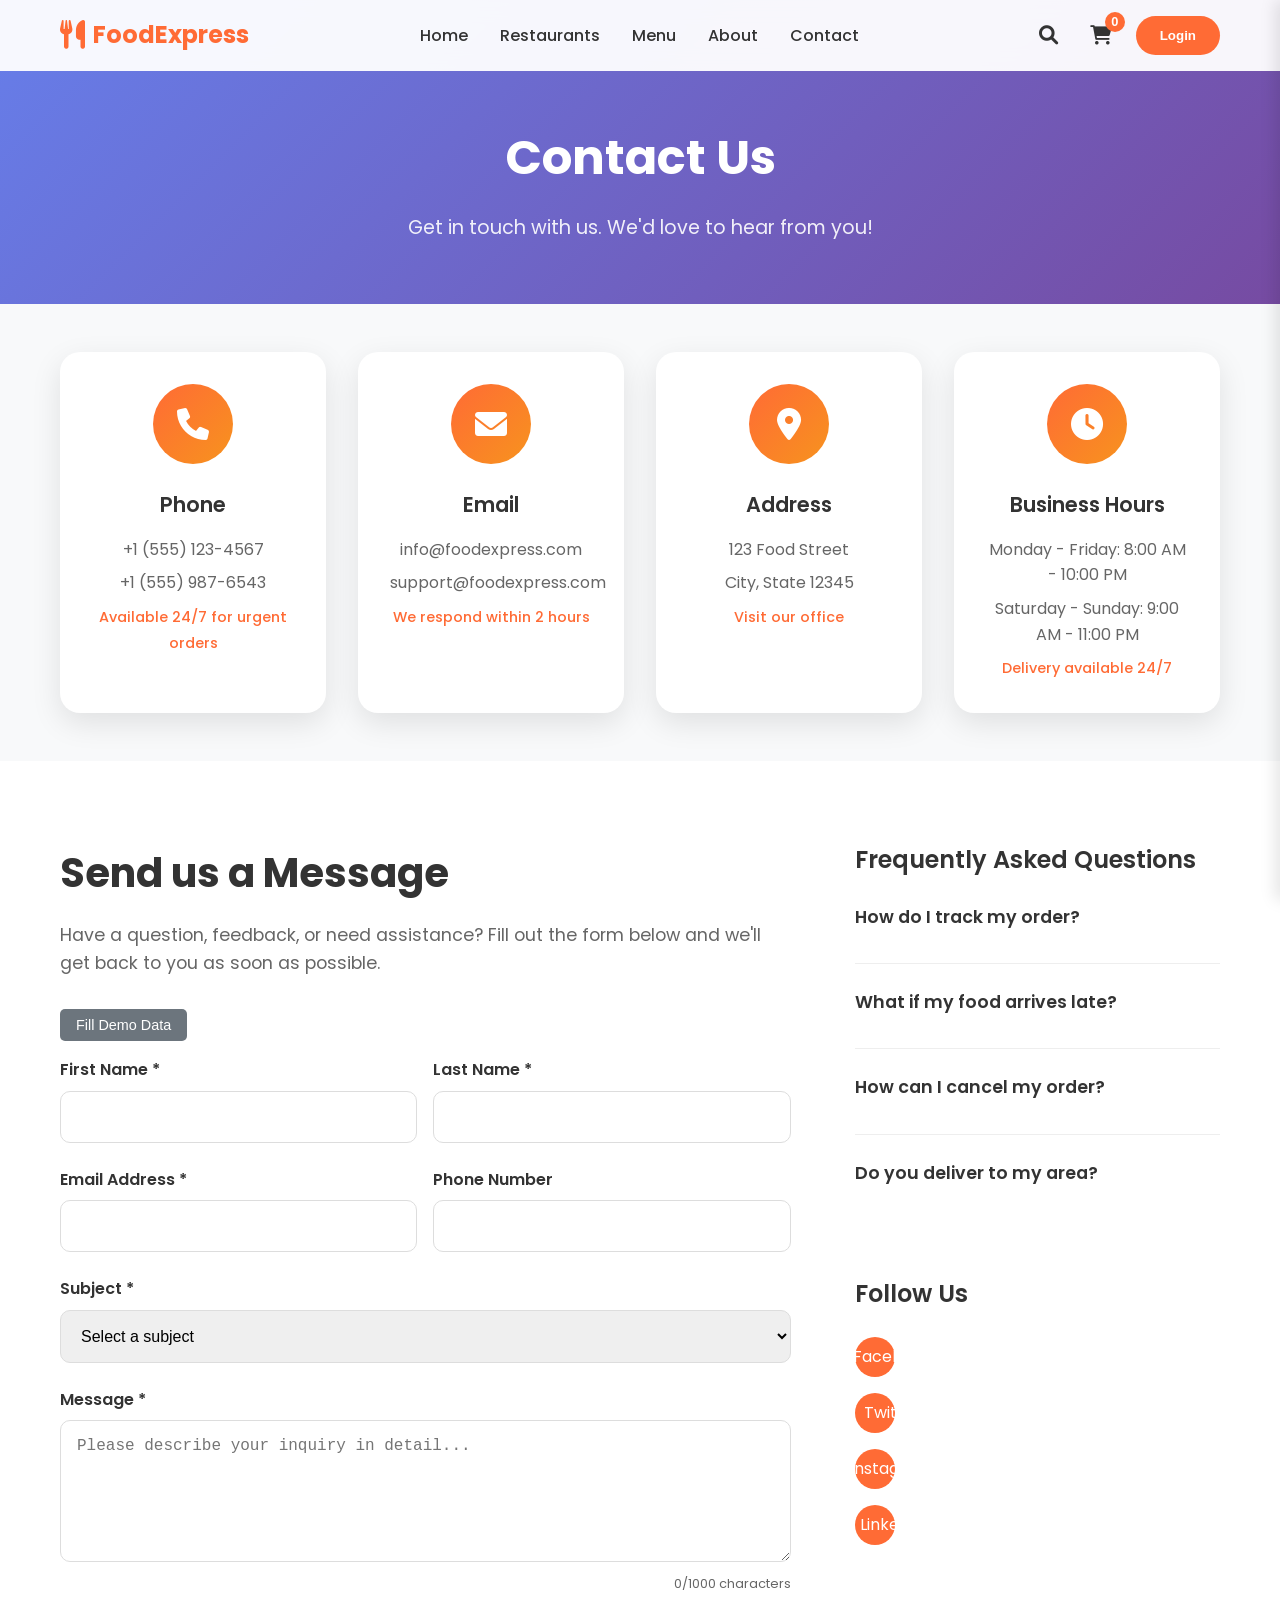
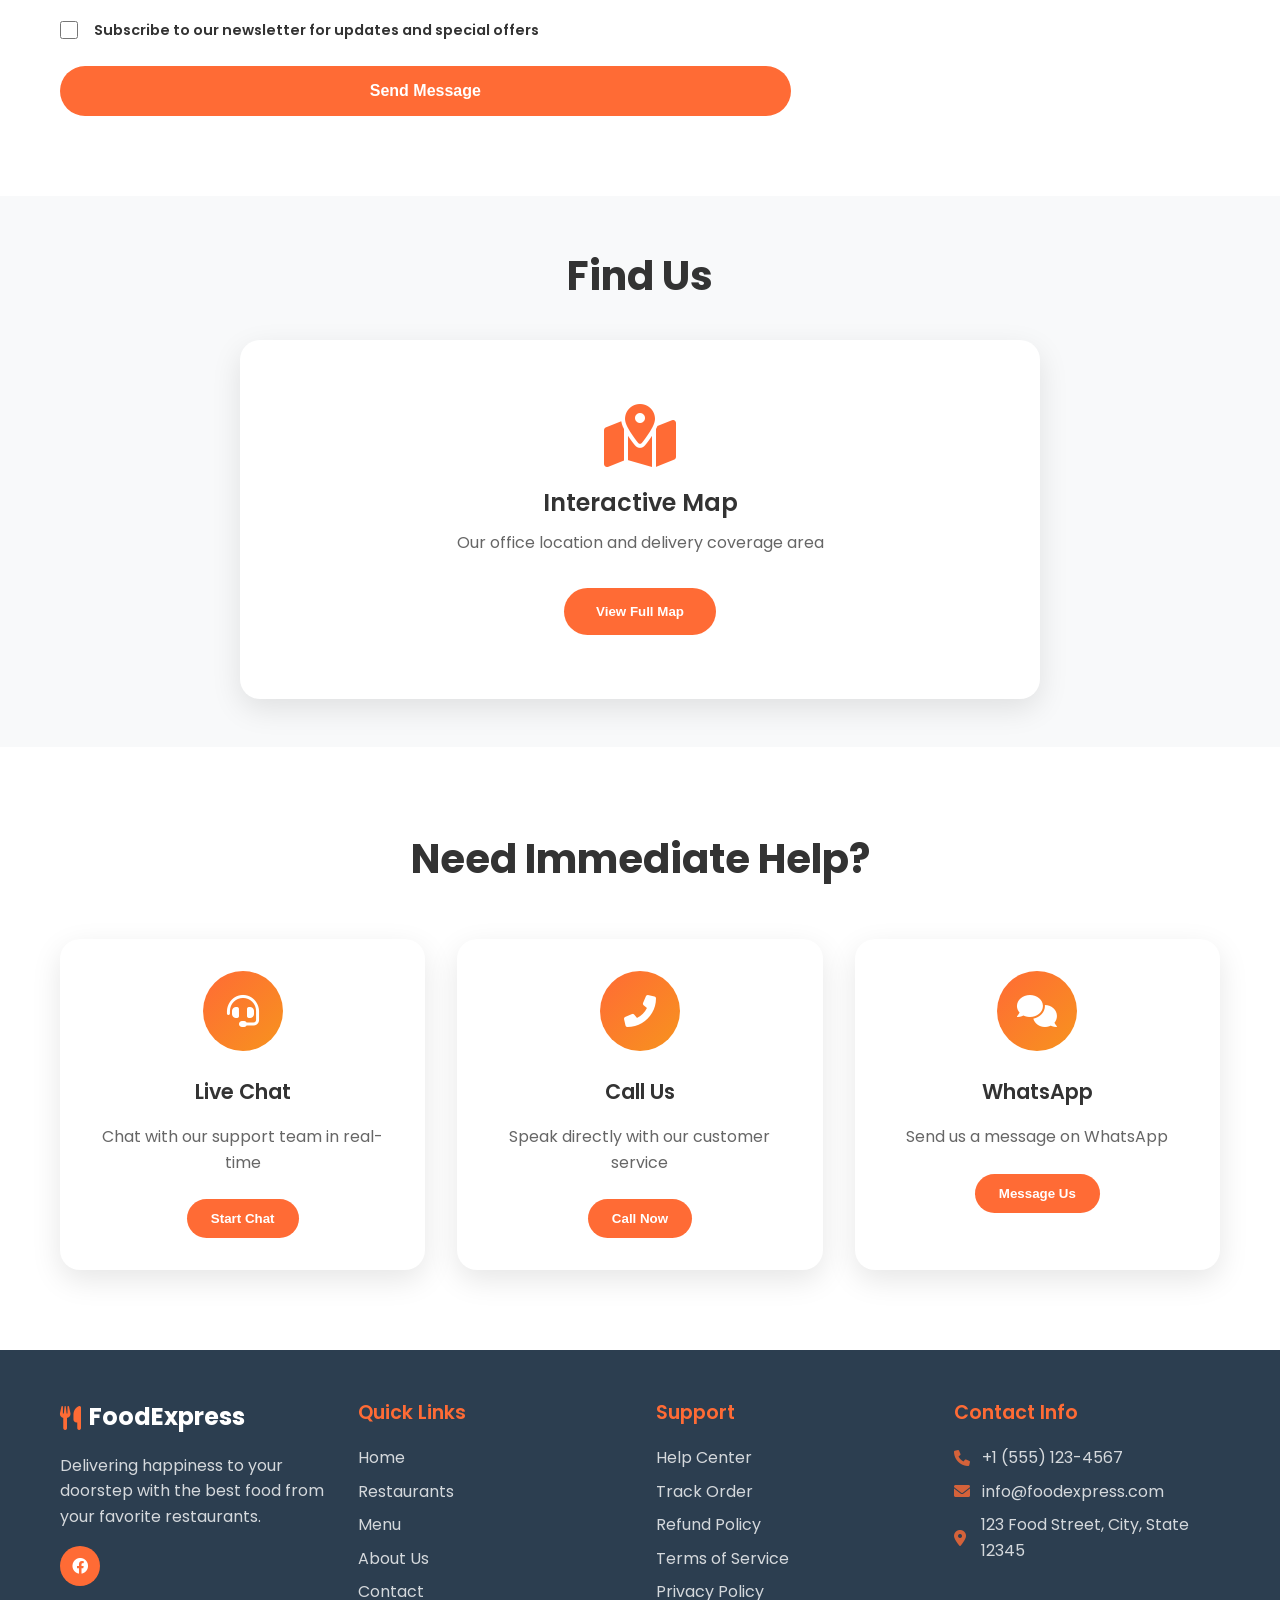
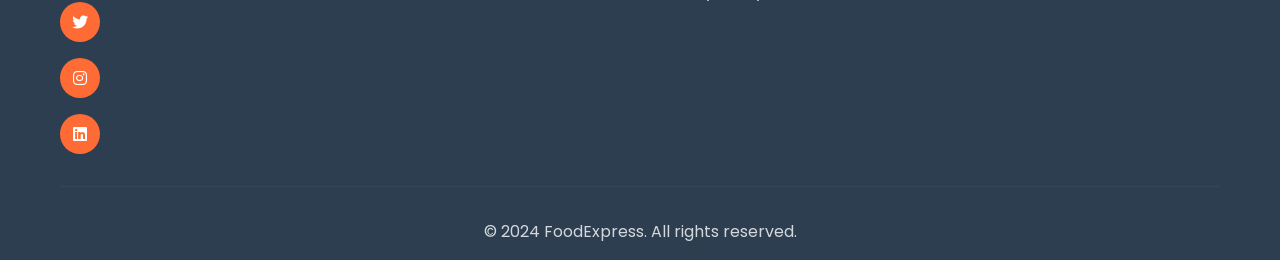
<file: food-delivery/contact.html>
<!DOCTYPE html>
<html lang="en">
<head>
    <meta charset="UTF-8">
    <meta name="viewport" content="width=device-width, initial-scale=1.0">
    <title>Contact Us - FoodExpress</title>
    <link rel="stylesheet" href="styles.css">
    <link rel="stylesheet" href="pages.css">
    <link href="https://fonts.googleapis.com/css2?family=Poppins:wght@300;400;500;600;700&display=swap" rel="stylesheet">
    <link rel="stylesheet" href="https://cdnjs.cloudflare.com/ajax/libs/font-awesome/6.0.0/css/all.min.css">
</head>
<body>
    <!-- Navigation -->
    <nav class="navbar">
        <div class="nav-container">
            <div class="nav-logo">
                <i class="fas fa-utensils"></i>
                <span>FoodExpress</span>
            </div>
            <ul class="nav-menu">
                <li><a href="index.html" class="nav-link">Home</a></li>
                <li><a href="restaurants.html" class="nav-link">Restaurants</a></li>
                <li><a href="menu.html" class="nav-link">Menu</a></li>
                <li><a href="about.html" class="nav-link">About</a></li>
                <li><a href="contact.html" class="nav-link active">Contact</a></li>
            </ul>
            <div class="nav-actions">
                <button class="search-btn">
                    <i class="fas fa-search"></i>
                </button>
                <button class="cart-btn">
                    <i class="fas fa-shopping-cart"></i>
                    <span class="cart-count">0</span>
                </button>
                <button class="login-btn">Login</button>
            </div>
            <div class="hamburger">
                <span></span>
                <span></span>
                <span></span>
            </div>
        </div>
    </nav>

    <!-- Page Header -->
    <section class="page-header">
        <div class="container">
            <h1>Contact Us</h1>
            <p>Get in touch with us. We'd love to hear from you!</p>
        </div>
    </section>

    <!-- Contact Information -->
    <section class="contact-info-section">
        <div class="container">
            <div class="contact-grid">
                <div class="contact-card">
                    <div class="contact-icon">
                        <i class="fas fa-phone"></i>
                    </div>
                    <h3>Phone</h3>
                    <p>+1 (555) 123-4567</p>
                    <p>+1 (555) 987-6543</p>
                    <span class="contact-note">Available 24/7 for urgent orders</span>
                </div>

                <div class="contact-card">
                    <div class="contact-icon">
                        <i class="fas fa-envelope"></i>
                    </div>
                    <h3>Email</h3>
                    <p>info@foodexpress.com</p>
                    <p>support@foodexpress.com</p>
                    <span class="contact-note">We respond within 2 hours</span>
                </div>

                <div class="contact-card">
                    <div class="contact-icon">
                        <i class="fas fa-map-marker-alt"></i>
                    </div>
                    <h3>Address</h3>
                    <p>123 Food Street</p>
                    <p>City, State 12345</p>
                    <span class="contact-note">Visit our office</span>
                </div>

                <div class="contact-card">
                    <div class="contact-icon">
                        <i class="fas fa-clock"></i>
                    </div>
                    <h3>Business Hours</h3>
                    <p>Monday - Friday: 8:00 AM - 10:00 PM</p>
                    <p>Saturday - Sunday: 9:00 AM - 11:00 PM</p>
                    <span class="contact-note">Delivery available 24/7</span>
                </div>
            </div>
        </div>
    </section>

    <!-- Contact Form -->
    <section class="contact-form-section">
        <div class="container">
            <div class="contact-content">
                <div class="contact-form">
                    <h2>Send us a Message</h2>
                    <p>Have a question, feedback, or need assistance? Fill out the form below and we'll get back to you as soon as possible.</p>
                    
                    <form class="contact-form-element">
                        <div class="form-row">
                            <div class="form-group">
                                <label for="firstName">First Name *</label>
                                <input type="text" id="firstName" name="firstName" required>
                            </div>
                            <div class="form-group">
                                <label for="lastName">Last Name *</label>
                                <input type="text" id="lastName" name="lastName" required>
                            </div>
                        </div>

                        <div class="form-row">
                            <div class="form-group">
                                <label for="email">Email Address *</label>
                                <input type="email" id="email" name="email" required>
                            </div>
                            <div class="form-group">
                                <label for="phone">Phone Number</label>
                                <input type="tel" id="phone" name="phone">
                            </div>
                        </div>

                        <div class="form-group">
                            <label for="subject">Subject *</label>
                            <select id="subject" name="subject" required>
                                <option value="">Select a subject</option>
                                <option value="general">General Inquiry</option>
                                <option value="order">Order Issue</option>
                                <option value="delivery">Delivery Problem</option>
                                <option value="feedback">Feedback</option>
                                <option value="partnership">Partnership</option>
                                <option value="support">Technical Support</option>
                            </select>
                        </div>

                        <div class="form-group">
                            <label for="message">Message *</label>
                            <textarea id="message" name="message" rows="6" placeholder="Please describe your inquiry in detail..." required></textarea>
                        </div>

                        <div class="form-group">
                            <label class="checkbox-label">
                                <input type="checkbox" name="newsletter" id="newsletter">
                                <span class="checkmark"></span>
                                Subscribe to our newsletter for updates and special offers
                            </label>
                        </div>

                        <button type="submit" class="btn-submit">Send Message</button>
                    </form>
                </div>

                <div class="contact-sidebar">
                    <div class="faq-section">
                        <h3>Frequently Asked Questions</h3>
                        <div class="faq-item">
                            <h4>How do I track my order?</h4>
                            <p>You can track your order in real-time through our app or website. We'll also send you SMS updates.</p>
                        </div>
                        <div class="faq-item">
                            <h4>What if my food arrives late?</h4>
                            <p>If your order is delayed, we'll notify you immediately and may offer compensation for the inconvenience.</p>
                        </div>
                        <div class="faq-item">
                            <h4>How can I cancel my order?</h4>
                            <p>You can cancel your order within 5 minutes of placing it through our app or by calling our support team.</p>
                        </div>
                        <div class="faq-item">
                            <h4>Do you deliver to my area?</h4>
                            <p>Enter your address on our website to check if we deliver to your location. We're constantly expanding our coverage.</p>
                        </div>
                    </div>

                    <div class="social-contact">
                        <h3>Follow Us</h3>
                        <div class="social-links">
                            <a href="#" class="social-link">
                                <i class="fab fa-facebook"></i>
                                <span>Facebook</span>
                            </a>
                            <a href="#" class="social-link">
                                <i class="fab fa-twitter"></i>
                                <span>Twitter</span>
                            </a>
                            <a href="#" class="social-link">
                                <i class="fab fa-instagram"></i>
                                <span>Instagram</span>
                            </a>
                            <a href="#" class="social-link">
                                <i class="fab fa-linkedin"></i>
                                <span>LinkedIn</span>
                            </a>
                        </div>
                    </div>
                </div>
            </div>
        </div>
    </section>

    <!-- Map Section -->
    <section class="map-section">
        <div class="container">
            <h2>Find Us</h2>
            <div class="map-container">
                <div class="map-placeholder">
                    <i class="fas fa-map-marked-alt"></i>
                    <h3>Interactive Map</h3>
                    <p>Our office location and delivery coverage area</p>
                    <button class="btn-view-map">View Full Map</button>
                </div>
            </div>
        </div>
    </section>

    <!-- Support Section -->
    <section class="support-section">
        <div class="container">
            <h2>Need Immediate Help?</h2>
            <div class="support-options">
                <div class="support-option">
                    <div class="support-icon">
                        <i class="fas fa-headset"></i>
                    </div>
                    <h3>Live Chat</h3>
                    <p>Chat with our support team in real-time</p>
                    <button class="btn-support">Start Chat</button>
                </div>

                <div class="support-option">
                    <div class="support-icon">
                        <i class="fas fa-phone-alt"></i>
                    </div>
                    <h3>Call Us</h3>
                    <p>Speak directly with our customer service</p>
                    <button class="btn-support">Call Now</button>
                </div>

                <div class="support-option">
                    <div class="support-icon">
                        <i class="fas fa-comments"></i>
                    </div>
                    <h3>WhatsApp</h3>
                    <p>Send us a message on WhatsApp</p>
                    <button class="btn-support">Message Us</button>
                </div>
            </div>
        </div>
    </section>

    <!-- Footer -->
    <footer class="footer">
        <div class="container">
            <div class="footer-content">
                <div class="footer-section">
                    <div class="footer-logo">
                        <i class="fas fa-utensils"></i>
                        <span>FoodExpress</span>
                    </div>
                    <p>Delivering happiness to your doorstep with the best food from your favorite restaurants.</p>
                    <div class="social-links">
                        <a href="#"><i class="fab fa-facebook"></i></a>
                        <a href="#"><i class="fab fa-twitter"></i></a>
                        <a href="#"><i class="fab fa-instagram"></i></a>
                        <a href="#"><i class="fab fa-linkedin"></i></a>
                    </div>
                </div>
                <div class="footer-section">
                    <h3>Quick Links</h3>
                    <ul>
                        <li><a href="index.html">Home</a></li>
                        <li><a href="restaurants.html">Restaurants</a></li>
                        <li><a href="menu.html">Menu</a></li>
                        <li><a href="about.html">About Us</a></li>
                        <li><a href="contact.html">Contact</a></li>
                    </ul>
                </div>
                <div class="footer-section">
                    <h3>Support</h3>
                    <ul>
                        <li><a href="#">Help Center</a></li>
                        <li><a href="#">Track Order</a></li>
                        <li><a href="#">Refund Policy</a></li>
                        <li><a href="#">Terms of Service</a></li>
                        <li><a href="#">Privacy Policy</a></li>
                    </ul>
                </div>
                <div class="footer-section">
                    <h3>Contact Info</h3>
                    <div class="contact-info">
                        <p><i class="fas fa-phone"></i> +1 (555) 123-4567</p>
                        <p><i class="fas fa-envelope"></i> info@foodexpress.com</p>
                        <p><i class="fas fa-map-marker-alt"></i> 123 Food Street, City, State 12345</p>
                    </div>
                </div>
            </div>
            <div class="footer-bottom">
                <p>&copy; 2024 FoodExpress. All rights reserved.</p>
            </div>
        </div>
    </footer>

    <!-- Cart Modal -->
    <div class="cart-modal" id="cartModal">
        <div class="cart-content">
            <div class="cart-header">
                <h3>Your Cart</h3>
                <button class="close-cart">&times;</button>
            </div>
            <div class="cart-items">
                <!-- Cart items will be dynamically added here -->
            </div>
            <div class="cart-footer">
                <div class="cart-total">
                    <span>Total:</span>
                    <span class="total-amount">$0.00</span>
                </div>
                <button class="btn-checkout">Checkout</button>
            </div>
        </div>
    </div>

    <script src="script.js"></script>
    <script src="contact.js"></script>
</body>
</html>
</file>
<file: food-delivery/styles.css>
/* Reset and Base Styles */
* {
    margin: 0;
    padding: 0;
    box-sizing: border-box;
}

body {
    font-family: 'Poppins', sans-serif;
    line-height: 1.6;
    color: #333;
    overflow-x: hidden;
}

.container {
    max-width: 1200px;
    margin: 0 auto;
    padding: 0 20px;
}

/* Navigation */
.navbar {
    position: fixed;
    top: 0;
    width: 100%;
    background: rgba(255, 255, 255, 0.95);
    backdrop-filter: blur(10px);
    z-index: 1000;
    padding: 1rem 0;
    transition: all 0.3s ease;
}

.nav-container {
    max-width: 1200px;
    margin: 0 auto;
    padding: 0 20px;
    display: flex;
    justify-content: space-between;
    align-items: center;
}

.nav-logo {
    display: flex;
    align-items: center;
    font-size: 1.5rem;
    font-weight: 700;
    color: #ff6b35;
}

.nav-logo i {
    margin-right: 0.5rem;
    font-size: 1.8rem;
}

.nav-menu {
    display: flex;
    list-style: none;
    gap: 2rem;
}

.nav-link {
    text-decoration: none;
    color: #333;
    font-weight: 500;
    transition: color 0.3s ease;
}

.nav-link:hover {
    color: #ff6b35;
}

.nav-actions {
    display: flex;
    align-items: center;
    gap: 1rem;
}

.search-btn, .cart-btn {
    background: none;
    border: none;
    font-size: 1.2rem;
    color: #333;
    cursor: pointer;
    position: relative;
    padding: 0.5rem;
    border-radius: 50%;
    transition: all 0.3s ease;
}

.search-btn:hover, .cart-btn:hover {
    background: #f8f9fa;
    color: #ff6b35;
}

.cart-count {
    position: absolute;
    top: -5px;
    right: -5px;
    background: #ff6b35;
    color: white;
    border-radius: 50%;
    width: 20px;
    height: 20px;
    display: flex;
    align-items: center;
    justify-content: center;
    font-size: 0.8rem;
    font-weight: 600;
}

.login-btn {
    background: #ff6b35;
    color: white;
    border: none;
    padding: 0.75rem 1.5rem;
    border-radius: 25px;
    font-weight: 600;
    cursor: pointer;
    transition: all 0.3s ease;
}

.login-btn:hover {
    background: #e55a2b;
    transform: translateY(-2px);
}

.hamburger {
    display: none;
    flex-direction: column;
    cursor: pointer;
}

.hamburger span {
    width: 25px;
    height: 3px;
    background: #333;
    margin: 3px 0;
    transition: 0.3s;
}

/* Hero Section */
.hero {
    padding: 120px 0 80px;
    background: linear-gradient(135deg, #667eea 0%, #764ba2 100%);
    color: white;
    min-height: 100vh;
    display: flex;
    align-items: center;
}

.hero-container {
    max-width: 1200px;
    margin: 0 auto;
    padding: 0 20px;
    display: grid;
    grid-template-columns: 1fr 1fr;
    gap: 4rem;
    align-items: center;
}

.hero-content h1 {
    font-size: 3.5rem;
    font-weight: 700;
    margin-bottom: 1.5rem;
    line-height: 1.2;
}

.hero-content p {
    font-size: 1.2rem;
    margin-bottom: 2rem;
    opacity: 0.9;
}

.hero-actions {
    display: flex;
    gap: 1rem;
}

.btn-primary, .btn-secondary {
    padding: 1rem 2rem;
    border-radius: 50px;
    font-weight: 600;
    font-size: 1rem;
    cursor: pointer;
    transition: all 0.3s ease;
    border: none;
}

.btn-primary {
    background: #ff6b35;
    color: white;
}

.btn-primary:hover {
    background: #e55a2b;
    transform: translateY(-3px);
    box-shadow: 0 10px 25px rgba(255, 107, 53, 0.3);
}

.btn-secondary {
    background: transparent;
    color: white;
    border: 2px solid white;
}

.btn-secondary:hover {
    background: white;
    color: #333;
    transform: translateY(-3px);
}

.hero-image img {
    width: 100%;
    height: 400px;
    object-fit: cover;
    border-radius: 20px;
    box-shadow: 0 20px 40px rgba(0, 0, 0, 0.1);
}

/* Search Section */
.search-section {
    padding: 3rem 0;
    background: #f8f9fa;
}

.search-container {
    max-width: 800px;
    margin: 0 auto;
    padding: 0 20px;
}

.search-box {
    display: flex;
    align-items: center;
    background: white;
    border-radius: 50px;
    padding: 1rem 1.5rem;
    box-shadow: 0 10px 30px rgba(0, 0, 0, 0.1);
    gap: 1rem;
}

.search-box i {
    color: #ff6b35;
    font-size: 1.2rem;
}

.search-box input {
    flex: 1;
    border: none;
    outline: none;
    font-size: 1rem;
    padding: 0.5rem 0;
}

.search-submit {
    background: #ff6b35;
    color: white;
    border: none;
    padding: 0.75rem 2rem;
    border-radius: 25px;
    font-weight: 600;
    cursor: pointer;
    transition: all 0.3s ease;
}

.search-submit:hover {
    background: #e55a2b;
    transform: translateY(-2px);
}

/* Categories Section */
.categories {
    padding: 5rem 0;
}

.categories h2 {
    text-align: center;
    font-size: 2.5rem;
    font-weight: 700;
    margin-bottom: 3rem;
    color: #333;
}

.categories-grid {
    display: grid;
    grid-template-columns: repeat(auto-fit, minmax(200px, 1fr));
    gap: 2rem;
}

.category-card {
    text-align: center;
    padding: 2rem;
    border-radius: 20px;
    background: white;
    box-shadow: 0 10px 30px rgba(0, 0, 0, 0.1);
    transition: all 0.3s ease;
    cursor: pointer;
}

.category-card:hover {
    transform: translateY(-10px);
    box-shadow: 0 20px 40px rgba(0, 0, 0, 0.15);
}

.category-icon {
    width: 80px;
    height: 80px;
    background: linear-gradient(135deg, #ff6b35, #f7931e);
    border-radius: 50%;
    display: flex;
    align-items: center;
    justify-content: center;
    margin: 0 auto 1rem;
}

.category-icon i {
    font-size: 2rem;
    color: white;
}

.category-card h3 {
    font-size: 1.3rem;
    font-weight: 600;
    margin-bottom: 0.5rem;
    color: #333;
}

.category-card p {
    color: #666;
    font-size: 0.9rem;
}

/* Restaurants Section */
.restaurants {
    padding: 5rem 0;
    background: #f8f9fa;
}

.restaurants h2 {
    text-align: center;
    font-size: 2.5rem;
    font-weight: 700;
    margin-bottom: 3rem;
    color: #333;
}

.restaurants-grid {
    display: grid;
    grid-template-columns: repeat(auto-fit, minmax(350px, 1fr));
    gap: 2rem;
}

.restaurant-card {
    background: white;
    border-radius: 20px;
    overflow: hidden;
    box-shadow: 0 10px 30px rgba(0, 0, 0, 0.1);
    transition: all 0.3s ease;
    cursor: pointer;
}

.restaurant-card:hover {
    transform: translateY(-10px);
    box-shadow: 0 20px 40px rgba(0, 0, 0, 0.15);
}

.restaurant-image {
    position: relative;
    height: 200px;
}

.restaurant-image img {
    width: 100%;
    height: 100%;
    object-fit: cover;
}

.restaurant-rating {
    position: absolute;
    top: 1rem;
    right: 1rem;
    background: rgba(255, 255, 255, 0.9);
    padding: 0.5rem 0.75rem;
    border-radius: 20px;
    display: flex;
    align-items: center;
    gap: 0.25rem;
    font-weight: 600;
    color: #ff6b35;
}

.restaurant-info {
    padding: 1.5rem;
}

.restaurant-info h3 {
    font-size: 1.3rem;
    font-weight: 600;
    margin-bottom: 0.5rem;
    color: #333;
}

.restaurant-info p {
    color: #666;
    margin-bottom: 1rem;
}

.restaurant-meta {
    display: flex;
    justify-content: space-between;
    color: #666;
    font-size: 0.9rem;
}

.restaurant-meta span {
    display: flex;
    align-items: center;
    gap: 0.25rem;
}

/* Menu Section */
.menu-section {
    padding: 5rem 0;
}

.menu-section h2 {
    text-align: center;
    font-size: 2.5rem;
    font-weight: 700;
    margin-bottom: 3rem;
    color: #333;
}

.menu-grid {
    display: grid;
    grid-template-columns: repeat(auto-fit, minmax(280px, 1fr));
    gap: 2rem;
}

.menu-item {
    background: white;
    border-radius: 20px;
    overflow: hidden;
    box-shadow: 0 10px 30px rgba(0, 0, 0, 0.1);
    transition: all 0.3s ease;
}

.menu-item:hover {
    transform: translateY(-10px);
    box-shadow: 0 20px 40px rgba(0, 0, 0, 0.15);
}

.menu-image {
    position: relative;
    height: 200px;
}

.menu-image img {
    width: 100%;
    height: 100%;
    object-fit: cover;
}

.add-to-cart {
    position: absolute;
    bottom: 1rem;
    right: 1rem;
    background: #ff6b35;
    color: white;
    border: none;
    padding: 0.5rem 1rem;
    border-radius: 20px;
    font-weight: 600;
    cursor: pointer;
    opacity: 0;
    transition: all 0.3s ease;
}

.menu-item:hover .add-to-cart {
    opacity: 1;
}

.menu-info {
    padding: 1.5rem;
}

.menu-info h3 {
    font-size: 1.2rem;
    font-weight: 600;
    margin-bottom: 0.5rem;
    color: #333;
}

.menu-info p {
    color: #666;
    margin-bottom: 1rem;
    font-size: 0.9rem;
}

.menu-price {
    display: flex;
    justify-content: space-between;
    align-items: center;
}

.price {
    font-size: 1.3rem;
    font-weight: 700;
    color: #ff6b35;
}

.rating {
    display: flex;
    align-items: center;
    gap: 0.25rem;
    color: #ffc107;
    font-weight: 600;
}

/* Features Section */
.features {
    padding: 5rem 0;
    background: #f8f9fa;
}

.features-grid {
    display: grid;
    grid-template-columns: repeat(auto-fit, minmax(250px, 1fr));
    gap: 2rem;
}

.feature {
    text-align: center;
    padding: 2rem;
}

.feature-icon {
    width: 80px;
    height: 80px;
    background: linear-gradient(135deg, #ff6b35, #f7931e);
    border-radius: 50%;
    display: flex;
    align-items: center;
    justify-content: center;
    margin: 0 auto 1.5rem;
}

.feature-icon i {
    font-size: 2rem;
    color: white;
}

.feature h3 {
    font-size: 1.3rem;
    font-weight: 600;
    margin-bottom: 1rem;
    color: #333;
}

.feature p {
    color: #666;
    line-height: 1.6;
}

/* Footer */
.footer {
    background: #2c3e50;
    color: white;
    padding: 3rem 0 1rem;
}

.footer-content {
    display: grid;
    grid-template-columns: repeat(auto-fit, minmax(250px, 1fr));
    gap: 2rem;
    margin-bottom: 2rem;
}

.footer-logo {
    display: flex;
    align-items: center;
    font-size: 1.5rem;
    font-weight: 700;
    margin-bottom: 1rem;
}

.footer-logo i {
    margin-right: 0.5rem;
    color: #ff6b35;
}

.footer-section p {
    margin-bottom: 1rem;
    opacity: 0.8;
    line-height: 1.6;
}

.social-links {
    display: flex;
    gap: 1rem;
}

.social-links a {
    width: 40px;
    height: 40px;
    background: #ff6b35;
    border-radius: 50%;
    display: flex;
    align-items: center;
    justify-content: center;
    color: white;
    text-decoration: none;
    transition: all 0.3s ease;
}

.social-links a:hover {
    background: #e55a2b;
    transform: translateY(-3px);
}

.footer-section h3 {
    font-size: 1.2rem;
    font-weight: 600;
    margin-bottom: 1rem;
    color: #ff6b35;
}

.footer-section ul {
    list-style: none;
}

.footer-section ul li {
    margin-bottom: 0.5rem;
}

.footer-section ul li a {
    color: white;
    text-decoration: none;
    opacity: 0.8;
    transition: all 0.3s ease;
}

.footer-section ul li a:hover {
    opacity: 1;
    color: #ff6b35;
}

.contact-info p {
    display: flex;
    align-items: center;
    gap: 0.5rem;
    margin-bottom: 0.5rem;
}

.contact-info i {
    color: #ff6b35;
    width: 20px;
}

.footer-bottom {
    text-align: center;
    padding-top: 2rem;
    border-top: 1px solid #34495e;
    opacity: 0.8;
}

/* Cart Modal */
.cart-modal {
    position: fixed;
    top: 0;
    right: -400px;
    width: 400px;
    height: 100vh;
    background: white;
    box-shadow: -5px 0 15px rgba(0, 0, 0, 0.1);
    z-index: 2000;
    transition: right 0.3s ease;
}

.cart-modal.active {
    right: 0;
}

.cart-content {
    height: 100%;
    display: flex;
    flex-direction: column;
}

.cart-header {
    padding: 1.5rem;
    border-bottom: 1px solid #eee;
    display: flex;
    justify-content: space-between;
    align-items: center;
}

.cart-header h3 {
    font-size: 1.3rem;
    font-weight: 600;
    color: #333;
}

.close-cart {
    background: none;
    border: none;
    font-size: 1.5rem;
    cursor: pointer;
    color: #666;
}

.cart-items {
    flex: 1;
    padding: 1.5rem;
    overflow-y: auto;
}

.cart-footer {
    padding: 1.5rem;
    border-top: 1px solid #eee;
}

.cart-total {
    display: flex;
    justify-content: space-between;
    align-items: center;
    margin-bottom: 1rem;
    font-size: 1.2rem;
    font-weight: 600;
}

.btn-checkout {
    width: 100%;
    background: #ff6b35;
    color: white;
    border: none;
    padding: 1rem;
    border-radius: 10px;
    font-weight: 600;
    cursor: pointer;
    transition: all 0.3s ease;
}

.btn-checkout:hover {
    background: #e55a2b;
}

/* Responsive Design */
@media (max-width: 768px) {
    .hamburger {
        display: flex;
    }

    .nav-menu {
        position: fixed;
        left: -100%;
        top: 70px;
        flex-direction: column;
        background-color: white;
        width: 100%;
        text-align: center;
        transition: 0.3s;
        box-shadow: 0 10px 27px rgba(0, 0, 0, 0.05);
        padding: 2rem 0;
    }

    .nav-menu.active {
        left: 0;
    }

    .hero-container {
        grid-template-columns: 1fr;
        text-align: center;
        gap: 2rem;
    }

    .hero-content h1 {
        font-size: 2.5rem;
    }

    .hero-actions {
        justify-content: center;
        flex-wrap: wrap;
    }

    .search-box {
        flex-direction: column;
        gap: 1rem;
        padding: 1.5rem;
    }

    .search-submit {
        width: 100%;
    }

    .categories-grid {
        grid-template-columns: repeat(auto-fit, minmax(150px, 1fr));
    }

    .restaurants-grid {
        grid-template-columns: 1fr;
    }

    .menu-grid {
        grid-template-columns: 1fr;
    }

    .features-grid {
        grid-template-columns: 1fr;
    }

    .footer-content {
        grid-template-columns: 1fr;
        text-align: center;
    }

    .cart-modal {
        width: 100%;
        right: -100%;
    }
}

@media (max-width: 480px) {
    .hero-content h1 {
        font-size: 2rem;
    }

    .hero-content p {
        font-size: 1rem;
    }

    .btn-primary, .btn-secondary {
        padding: 0.75rem 1.5rem;
        font-size: 0.9rem;
    }

    .categories h2, .restaurants h2, .menu-section h2 {
        font-size: 2rem;
    }
}

/* Animations */
@keyframes fadeInUp {
    from {
        opacity: 0;
        transform: translateY(30px);
    }
    to {
        opacity: 1;
        transform: translateY(0);
    }
}

.category-card, .restaurant-card, .menu-item, .feature {
    animation: fadeInUp 0.6s ease forwards;
}

/* Smooth scrolling */
html {
    scroll-behavior: smooth;
}
</file>
<file: food-delivery/pages.css>
/* Page Header Styles */
.page-header {
    padding: 120px 0 60px;
    background: linear-gradient(135deg, #667eea 0%, #764ba2 100%);
    color: white;
    text-align: center;
}

.page-header h1 {
    font-size: 3rem;
    font-weight: 700;
    margin-bottom: 1rem;
}

.page-header p {
    font-size: 1.2rem;
    opacity: 0.9;
    max-width: 600px;
    margin: 0 auto;
}

/* Restaurants Page Styles */
.search-filters {
    padding: 3rem 0;
    background: #f8f9fa;
}

.search-box-large {
    display: flex;
    align-items: center;
    background: white;
    border-radius: 50px;
    padding: 1.5rem 2rem;
    box-shadow: 0 10px 30px rgba(0, 0, 0, 0.1);
    gap: 1rem;
    margin-bottom: 2rem;
}

.search-box-large i {
    color: #ff6b35;
    font-size: 1.3rem;
}

.search-box-large input {
    flex: 1;
    border: none;
    outline: none;
    font-size: 1.1rem;
    padding: 0.5rem 0;
}

.search-box-large .search-submit {
    background: #ff6b35;
    color: white;
    border: none;
    padding: 1rem 2rem;
    border-radius: 25px;
    font-weight: 600;
    cursor: pointer;
    transition: all 0.3s ease;
}

.search-box-large .search-submit:hover {
    background: #e55a2b;
    transform: translateY(-2px);
}

.filters {
    display: grid;
    grid-template-columns: repeat(auto-fit, minmax(200px, 1fr));
    gap: 1rem;
}

.filter-group {
    display: flex;
    flex-direction: column;
    gap: 0.5rem;
}

.filter-group label {
    font-weight: 600;
    color: #333;
    font-size: 0.9rem;
}

.filter-select {
    padding: 0.75rem 1rem;
    border: 1px solid #ddd;
    border-radius: 10px;
    background: white;
    font-size: 0.9rem;
    cursor: pointer;
    transition: all 0.3s ease;
}

.filter-select:focus {
    outline: none;
    border-color: #ff6b35;
    box-shadow: 0 0 0 3px rgba(255, 107, 53, 0.1);
}

.restaurants-page {
    padding: 3rem 0;
}

.restaurants-grid-large {
    display: grid;
    grid-template-columns: repeat(auto-fit, minmax(400px, 1fr));
    gap: 2rem;
    margin-bottom: 3rem;
}

.restaurant-card-large {
    background: white;
    border-radius: 20px;
    overflow: hidden;
    box-shadow: 0 10px 30px rgba(0, 0, 0, 0.1);
    transition: all 0.3s ease;
    cursor: pointer;
}

.restaurant-card-large:hover {
    transform: translateY(-10px);
    box-shadow: 0 20px 40px rgba(0, 0, 0, 0.15);
}

.restaurant-image {
    position: relative;
    height: 250px;
}

.restaurant-image img {
    width: 100%;
    height: 100%;
    object-fit: cover;
}

.restaurant-badge {
    position: absolute;
    top: 1rem;
    left: 1rem;
    background: #28a745;
    color: white;
    padding: 0.5rem 1rem;
    border-radius: 20px;
    font-size: 0.8rem;
    font-weight: 600;
}

.restaurant-rating {
    position: absolute;
    top: 1rem;
    right: 1rem;
    background: rgba(255, 255, 255, 0.9);
    padding: 0.5rem 0.75rem;
    border-radius: 20px;
    display: flex;
    align-items: center;
    gap: 0.25rem;
    font-weight: 600;
    color: #ff6b35;
}

.restaurant-info {
    padding: 2rem;
}

.restaurant-info h3 {
    font-size: 1.5rem;
    font-weight: 600;
    margin-bottom: 0.5rem;
    color: #333;
}

.cuisine {
    color: #666;
    margin-bottom: 1rem;
    font-size: 0.9rem;
}

.restaurant-meta {
    display: flex;
    justify-content: space-between;
    color: #666;
    font-size: 0.9rem;
    margin-bottom: 1rem;
}

.restaurant-meta span {
    display: flex;
    align-items: center;
    gap: 0.25rem;
}

.restaurant-description {
    margin-bottom: 1.5rem;
}

.restaurant-description p {
    color: #666;
    line-height: 1.6;
}

.restaurant-actions {
    display: flex;
    gap: 1rem;
    align-items: center;
}

.btn-view-menu {
    background: #ff6b35;
    color: white;
    border: none;
    padding: 0.75rem 1.5rem;
    border-radius: 25px;
    font-weight: 600;
    cursor: pointer;
    transition: all 0.3s ease;
    flex: 1;
}

.btn-view-menu:hover {
    background: #e55a2b;
    transform: translateY(-2px);
}

.btn-favorite {
    background: #f8f9fa;
    border: 1px solid #ddd;
    color: #666;
    width: 45px;
    height: 45px;
    border-radius: 50%;
    display: flex;
    align-items: center;
    justify-content: center;
    cursor: pointer;
    transition: all 0.3s ease;
}

.btn-favorite:hover {
    background: #ff6b35;
    color: white;
    border-color: #ff6b35;
}

.pagination {
    display: flex;
    justify-content: center;
    gap: 0.5rem;
    margin-top: 2rem;
}

.page-btn {
    background: white;
    border: 1px solid #ddd;
    color: #333;
    padding: 0.75rem 1rem;
    border-radius: 10px;
    cursor: pointer;
    transition: all 0.3s ease;
    font-weight: 500;
}

.page-btn.active,
.page-btn:hover {
    background: #ff6b35;
    color: white;
    border-color: #ff6b35;
}

.page-btn.next {
    display: flex;
    align-items: center;
    gap: 0.5rem;
}

/* Menu Page Styles */
.menu-categories {
    padding: 2rem 0;
    background: #f8f9fa;
}

.category-tabs {
    display: flex;
    justify-content: center;
    gap: 1rem;
    flex-wrap: wrap;
}

.category-tab {
    background: white;
    border: 2px solid transparent;
    color: #333;
    padding: 0.75rem 1.5rem;
    border-radius: 25px;
    cursor: pointer;
    transition: all 0.3s ease;
    font-weight: 500;
}

.category-tab.active,
.category-tab:hover {
    background: #ff6b35;
    color: white;
    border-color: #ff6b35;
}

.menu-items-section {
    padding: 3rem 0;
}

.menu-grid-large {
    display: grid;
    grid-template-columns: repeat(auto-fit, minmax(350px, 1fr));
    gap: 2rem;
}

.menu-item-large {
    background: white;
    border-radius: 20px;
    overflow: hidden;
    box-shadow: 0 10px 30px rgba(0, 0, 0, 0.1);
    transition: all 0.3s ease;
}

.menu-item-large:hover {
    transform: translateY(-10px);
    box-shadow: 0 20px 40px rgba(0, 0, 0, 0.15);
}

.menu-image {
    position: relative;
    height: 250px;
}

.menu-image img {
    width: 100%;
    height: 100%;
    object-fit: cover;
}

.menu-badge {
    position: absolute;
    top: 1rem;
    left: 1rem;
    background: #ff6b35;
    color: white;
    padding: 0.5rem 1rem;
    border-radius: 20px;
    font-size: 0.8rem;
    font-weight: 600;
}

.add-to-cart-btn {
    position: absolute;
    bottom: 1rem;
    right: 1rem;
    background: #ff6b35;
    color: white;
    border: none;
    padding: 0.75rem 1.5rem;
    border-radius: 25px;
    font-weight: 600;
    cursor: pointer;
    opacity: 0;
    transition: all 0.3s ease;
}

.menu-item-large:hover .add-to-cart-btn {
    opacity: 1;
}

.menu-info {
    padding: 2rem;
}

.menu-info h3 {
    font-size: 1.3rem;
    font-weight: 600;
    margin-bottom: 0.5rem;
    color: #333;
}

.description {
    color: #666;
    margin-bottom: 1rem;
    line-height: 1.6;
}

.menu-meta {
    display: flex;
    justify-content: space-between;
    align-items: center;
    margin-bottom: 1.5rem;
}

.rating {
    display: flex;
    align-items: center;
    gap: 0.25rem;
    color: #ffc107;
    font-weight: 600;
}

.reviews {
    color: #666;
    font-weight: 400;
    font-size: 0.9rem;
}

.restaurant {
    color: #666;
    font-size: 0.9rem;
}

.menu-footer {
    display: flex;
    justify-content: space-between;
    align-items: center;
}

.price {
    font-size: 1.5rem;
    font-weight: 700;
    color: #ff6b35;
}

.quantity-controls {
    display: flex;
    align-items: center;
    gap: 1rem;
}

.qty-btn {
    background: #f8f9fa;
    border: none;
    width: 35px;
    height: 35px;
    border-radius: 50%;
    cursor: pointer;
    font-weight: 600;
    transition: all 0.3s ease;
}

.qty-btn:hover {
    background: #ff6b35;
    color: white;
}

.quantity {
    font-weight: 600;
    min-width: 20px;
    text-align: center;
}

/* About Page Styles */
.about-story {
    padding: 5rem 0;
}

.story-content {
    display: grid;
    grid-template-columns: 1fr 1fr;
    gap: 4rem;
    align-items: center;
}

.story-text h2 {
    font-size: 2.5rem;
    font-weight: 700;
    margin-bottom: 2rem;
    color: #333;
}

.story-text p {
    color: #666;
    line-height: 1.8;
    margin-bottom: 1.5rem;
    font-size: 1.1rem;
}

.story-stats {
    display: grid;
    grid-template-columns: repeat(3, 1fr);
    gap: 2rem;
    margin-top: 3rem;
}

.stat {
    text-align: center;
}

.stat h3 {
    font-size: 2.5rem;
    font-weight: 700;
    color: #ff6b35;
    margin-bottom: 0.5rem;
}

.stat p {
    color: #666;
    font-size: 0.9rem;
}

.story-image img {
    width: 100%;
    height: 400px;
    object-fit: cover;
    border-radius: 20px;
    box-shadow: 0 20px 40px rgba(0, 0, 0, 0.1);
}

.mission-values {
    padding: 5rem 0;
    background: #f8f9fa;
}

.mission-content {
    display: grid;
    grid-template-columns: 1fr 1fr;
    gap: 4rem;
}

.mission h2,
.values h2 {
    font-size: 2.5rem;
    font-weight: 700;
    margin-bottom: 2rem;
    color: #333;
}

.mission p {
    color: #666;
    line-height: 1.8;
    font-size: 1.1rem;
}

.values-grid {
    display: grid;
    grid-template-columns: 1fr 1fr;
    gap: 2rem;
}

.value-item {
    text-align: center;
    padding: 2rem;
    background: white;
    border-radius: 20px;
    box-shadow: 0 10px 30px rgba(0, 0, 0, 0.1);
    transition: all 0.3s ease;
}

.value-item:hover {
    transform: translateY(-10px);
    box-shadow: 0 20px 40px rgba(0, 0, 0, 0.15);
}

.value-icon {
    width: 80px;
    height: 80px;
    background: linear-gradient(135deg, #ff6b35, #f7931e);
    border-radius: 50%;
    display: flex;
    align-items: center;
    justify-content: center;
    margin: 0 auto 1.5rem;
}

.value-icon i {
    font-size: 2rem;
    color: white;
}

.value-item h3 {
    font-size: 1.3rem;
    font-weight: 600;
    margin-bottom: 1rem;
    color: #333;
}

.value-item p {
    color: #666;
    line-height: 1.6;
}

.team-section {
    padding: 5rem 0;
}

.team-section h2 {
    text-align: center;
    font-size: 2.5rem;
    font-weight: 700;
    margin-bottom: 1rem;
    color: #333;
}

.team-intro {
    text-align: center;
    color: #666;
    font-size: 1.1rem;
    margin-bottom: 3rem;
    max-width: 600px;
    margin-left: auto;
    margin-right: auto;
}

.team-grid {
    display: grid;
    grid-template-columns: repeat(auto-fit, minmax(280px, 1fr));
    gap: 2rem;
}

.team-member {
    background: white;
    border-radius: 20px;
    overflow: hidden;
    box-shadow: 0 10px 30px rgba(0, 0, 0, 0.1);
    transition: all 0.3s ease;
}

.team-member:hover {
    transform: translateY(-10px);
    box-shadow: 0 20px 40px rgba(0, 0, 0, 0.15);
}

.member-image {
    height: 250px;
}

.member-image img {
    width: 100%;
    height: 100%;
    object-fit: cover;
}

.member-info {
    padding: 2rem;
}

.member-info h3 {
    font-size: 1.3rem;
    font-weight: 600;
    margin-bottom: 0.5rem;
    color: #333;
}

.position {
    color: #ff6b35;
    font-weight: 600;
    margin-bottom: 1rem;
}

.bio {
    color: #666;
    line-height: 1.6;
    margin-bottom: 1.5rem;
}

.member-info .social-links {
    display: flex;
    gap: 1rem;
}

.member-info .social-links a {
    width: 40px;
    height: 40px;
    background: #f8f9fa;
    border-radius: 50%;
    display: flex;
    align-items: center;
    justify-content: center;
    color: #666;
    text-decoration: none;
    transition: all 0.3s ease;
}

.member-info .social-links a:hover {
    background: #ff6b35;
    color: white;
}

.achievements {
    padding: 5rem 0;
    background: #f8f9fa;
}

.achievements h2 {
    text-align: center;
    font-size: 2.5rem;
    font-weight: 700;
    margin-bottom: 3rem;
    color: #333;
}

.achievements-grid {
    display: grid;
    grid-template-columns: repeat(auto-fit, minmax(250px, 1fr));
    gap: 2rem;
}

.achievement {
    text-align: center;
    padding: 2rem;
    background: white;
    border-radius: 20px;
    box-shadow: 0 10px 30px rgba(0, 0, 0, 0.1);
    transition: all 0.3s ease;
}

.achievement:hover {
    transform: translateY(-10px);
    box-shadow: 0 20px 40px rgba(0, 0, 0, 0.15);
}

.achievement-icon {
    width: 80px;
    height: 80px;
    background: linear-gradient(135deg, #ff6b35, #f7931e);
    border-radius: 50%;
    display: flex;
    align-items: center;
    justify-content: center;
    margin: 0 auto 1.5rem;
}

.achievement-icon i {
    font-size: 2rem;
    color: white;
}

.achievement h3 {
    font-size: 1.3rem;
    font-weight: 600;
    margin-bottom: 1rem;
    color: #333;
}

.achievement p {
    color: #666;
    line-height: 1.6;
}

.cta-section {
    padding: 5rem 0;
    background: linear-gradient(135deg, #667eea 0%, #764ba2 100%);
    color: white;
    text-align: center;
}

.cta-content h2 {
    font-size: 2.5rem;
    font-weight: 700;
    margin-bottom: 1rem;
}

.cta-content p {
    font-size: 1.2rem;
    margin-bottom: 2rem;
    opacity: 0.9;
    max-width: 600px;
    margin-left: auto;
    margin-right: auto;
}

.cta-buttons {
    display: flex;
    gap: 1rem;
    justify-content: center;
    flex-wrap: wrap;
}

/* Contact Page Styles */
.contact-info-section {
    padding: 3rem 0;
    background: #f8f9fa;
}

.contact-grid {
    display: grid;
    grid-template-columns: repeat(auto-fit, minmax(250px, 1fr));
    gap: 2rem;
}

.contact-card {
    background: white;
    padding: 2rem;
    border-radius: 20px;
    text-align: center;
    box-shadow: 0 10px 30px rgba(0, 0, 0, 0.1);
    transition: all 0.3s ease;
}

.contact-card:hover {
    transform: translateY(-10px);
    box-shadow: 0 20px 40px rgba(0, 0, 0, 0.15);
}

.contact-icon {
    width: 80px;
    height: 80px;
    background: linear-gradient(135deg, #ff6b35, #f7931e);
    border-radius: 50%;
    display: flex;
    align-items: center;
    justify-content: center;
    margin: 0 auto 1.5rem;
}

.contact-icon i {
    font-size: 2rem;
    color: white;
}

.contact-card h3 {
    font-size: 1.3rem;
    font-weight: 600;
    margin-bottom: 1rem;
    color: #333;
}

.contact-card p {
    color: #666;
    margin-bottom: 0.5rem;
}

.contact-note {
    color: #ff6b35;
    font-size: 0.9rem;
    font-weight: 500;
}

.contact-form-section {
    padding: 5rem 0;
}

.contact-content {
    display: grid;
    grid-template-columns: 2fr 1fr;
    gap: 4rem;
}

.contact-form h2 {
    font-size: 2.5rem;
    font-weight: 700;
    margin-bottom: 1rem;
    color: #333;
}

.contact-form > p {
    color: #666;
    margin-bottom: 2rem;
    font-size: 1.1rem;
}

.contact-form-element {
    display: flex;
    flex-direction: column;
    gap: 1.5rem;
}

.form-row {
    display: grid;
    grid-template-columns: 1fr 1fr;
    gap: 1rem;
}

.form-group {
    display: flex;
    flex-direction: column;
    gap: 0.5rem;
}

.form-group label {
    font-weight: 600;
    color: #333;
}

.form-group input,
.form-group select,
.form-group textarea {
    padding: 1rem;
    border: 1px solid #ddd;
    border-radius: 10px;
    font-size: 1rem;
    transition: all 0.3s ease;
}

.form-group input:focus,
.form-group select:focus,
.form-group textarea:focus {
    outline: none;
    border-color: #ff6b35;
    box-shadow: 0 0 0 3px rgba(255, 107, 53, 0.1);
}

.checkbox-label {
    display: flex;
    align-items: center;
    gap: 0.5rem;
    cursor: pointer;
    font-size: 0.9rem;
    color: #666;
}

.checkbox-label input[type="checkbox"] {
    width: 18px;
    height: 18px;
}

.btn-submit {
    background: #ff6b35;
    color: white;
    border: none;
    padding: 1rem 2rem;
    border-radius: 25px;
    font-weight: 600;
    cursor: pointer;
    transition: all 0.3s ease;
    font-size: 1rem;
}

.btn-submit:hover {
    background: #e55a2b;
    transform: translateY(-2px);
}

.contact-sidebar {
    display: flex;
    flex-direction: column;
    gap: 2rem;
}

.faq-section h3 {
    font-size: 1.5rem;
    font-weight: 600;
    margin-bottom: 1.5rem;
    color: #333;
}

.faq-item {
    margin-bottom: 1.5rem;
    padding-bottom: 1.5rem;
    border-bottom: 1px solid #eee;
}

.faq-item:last-child {
    border-bottom: none;
}

.faq-item h4 {
    font-size: 1.1rem;
    font-weight: 600;
    margin-bottom: 0.5rem;
    color: #333;
}

.faq-item p {
    color: #666;
    line-height: 1.6;
    font-size: 0.9rem;
}

.social-contact h3 {
    font-size: 1.5rem;
    font-weight: 600;
    margin-bottom: 1.5rem;
    color: #333;
}

.social-links {
    display: flex;
    flex-direction: column;
    gap: 1rem;
}

.social-link {
    display: flex;
    align-items: center;
    gap: 1rem;
    padding: 1rem;
    background: #f8f9fa;
    border-radius: 10px;
    text-decoration: none;
    color: #333;
    transition: all 0.3s ease;
}

.social-link:hover {
    background: #ff6b35;
    color: white;
    transform: translateX(10px);
}

.social-link i {
    font-size: 1.2rem;
    width: 20px;
}

.map-section {
    padding: 3rem 0;
    background: #f8f9fa;
}

.map-section h2 {
    text-align: center;
    font-size: 2.5rem;
    font-weight: 700;
    margin-bottom: 2rem;
    color: #333;
}

.map-container {
    max-width: 800px;
    margin: 0 auto;
}

.map-placeholder {
    background: white;
    padding: 4rem 2rem;
    border-radius: 20px;
    text-align: center;
    box-shadow: 0 10px 30px rgba(0, 0, 0, 0.1);
}

.map-placeholder i {
    font-size: 4rem;
    color: #ff6b35;
    margin-bottom: 1rem;
}

.map-placeholder h3 {
    font-size: 1.5rem;
    font-weight: 600;
    margin-bottom: 0.5rem;
    color: #333;
}

.map-placeholder p {
    color: #666;
    margin-bottom: 2rem;
}

.btn-view-map {
    background: #ff6b35;
    color: white;
    border: none;
    padding: 1rem 2rem;
    border-radius: 25px;
    font-weight: 600;
    cursor: pointer;
    transition: all 0.3s ease;
}

.btn-view-map:hover {
    background: #e55a2b;
    transform: translateY(-2px);
}

.support-section {
    padding: 5rem 0;
}

.support-section h2 {
    text-align: center;
    font-size: 2.5rem;
    font-weight: 700;
    margin-bottom: 3rem;
    color: #333;
}

.support-options {
    display: grid;
    grid-template-columns: repeat(auto-fit, minmax(250px, 1fr));
    gap: 2rem;
}

.support-option {
    background: white;
    padding: 2rem;
    border-radius: 20px;
    text-align: center;
    box-shadow: 0 10px 30px rgba(0, 0, 0, 0.1);
    transition: all 0.3s ease;
}

.support-option:hover {
    transform: translateY(-10px);
    box-shadow: 0 20px 40px rgba(0, 0, 0, 0.15);
}

.support-icon {
    width: 80px;
    height: 80px;
    background: linear-gradient(135deg, #ff6b35, #f7931e);
    border-radius: 50%;
    display: flex;
    align-items: center;
    justify-content: center;
    margin: 0 auto 1.5rem;
}

.support-icon i {
    font-size: 2rem;
    color: white;
}

.support-option h3 {
    font-size: 1.3rem;
    font-weight: 600;
    margin-bottom: 1rem;
    color: #333;
}

.support-option p {
    color: #666;
    margin-bottom: 1.5rem;
    line-height: 1.6;
}

.btn-support {
    background: #ff6b35;
    color: white;
    border: none;
    padding: 0.75rem 1.5rem;
    border-radius: 25px;
    font-weight: 600;
    cursor: pointer;
    transition: all 0.3s ease;
}

.btn-support:hover {
    background: #e55a2b;
    transform: translateY(-2px);
}

/* Responsive Design */
@media (max-width: 768px) {
    .page-header h1 {
        font-size: 2.5rem;
    }

    .page-header p {
        font-size: 1rem;
    }

    .search-box-large {
        flex-direction: column;
        gap: 1rem;
        padding: 1.5rem;
    }

    .search-box-large .search-submit {
        width: 100%;
    }

    .filters {
        grid-template-columns: 1fr;
    }

    .restaurants-grid-large {
        grid-template-columns: 1fr;
    }

    .story-content,
    .mission-content {
        grid-template-columns: 1fr;
        gap: 2rem;
    }

    .story-stats {
        grid-template-columns: 1fr;
        gap: 1rem;
    }

    .values-grid {
        grid-template-columns: 1fr;
    }

    .team-grid {
        grid-template-columns: 1fr;
    }

    .achievements-grid {
        grid-template-columns: 1fr;
    }

    .contact-content {
        grid-template-columns: 1fr;
        gap: 2rem;
    }

    .form-row {
        grid-template-columns: 1fr;
    }

    .support-options {
        grid-template-columns: 1fr;
    }

    .category-tabs {
        justify-content: flex-start;
        overflow-x: auto;
        padding-bottom: 1rem;
    }

    .category-tab {
        white-space: nowrap;
    }

    .menu-grid-large {
        grid-template-columns: 1fr;
    }
}

@media (max-width: 480px) {
    .page-header h1 {
        font-size: 2rem;
    }

    .story-text h2,
    .mission h2,
    .values h2,
    .team-section h2,
    .achievements h2,
    .cta-content h2,
    .contact-form h2,
    .map-section h2,
    .support-section h2 {
        font-size: 2rem;
    }

    .btn-view-menu,
    .btn-submit,
    .btn-support {
        padding: 0.75rem 1.5rem;
        font-size: 0.9rem;
    }

    .restaurant-info,
    .menu-info {
        padding: 1.5rem;
    }

    .contact-card {
        padding: 1.5rem;
    }
}
</file>
